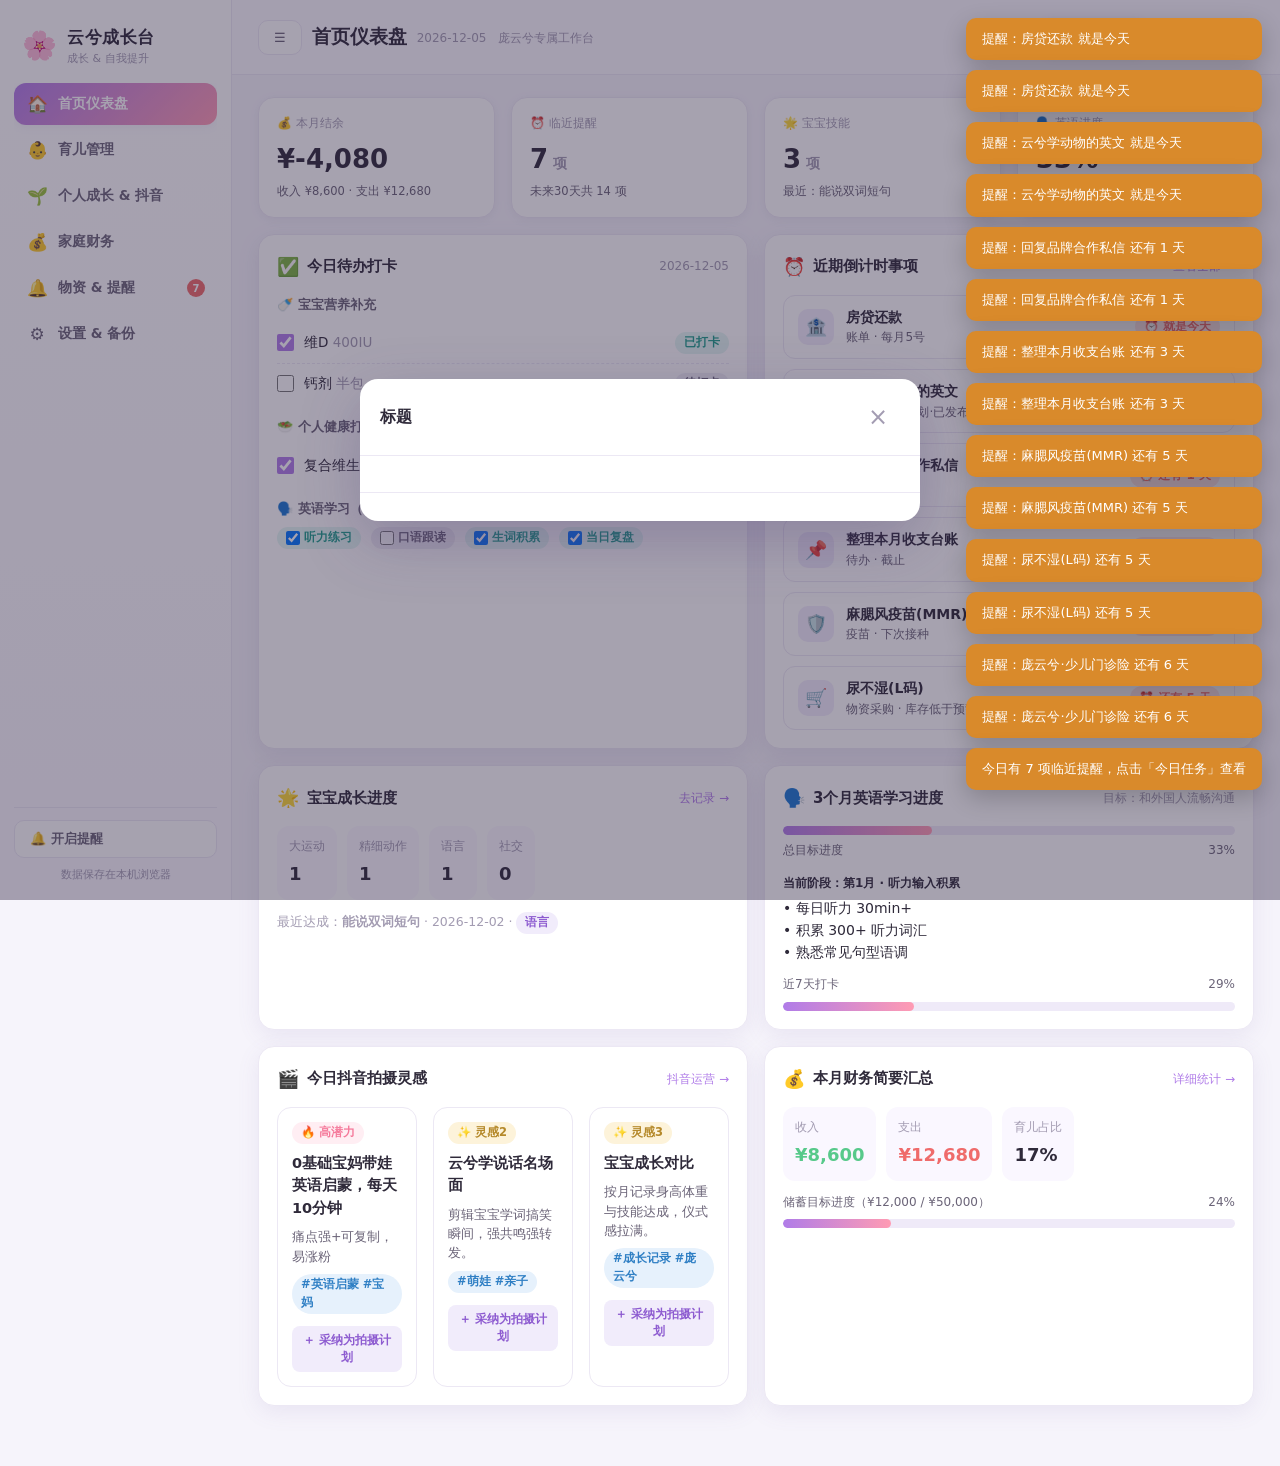
<file: index.html>
<!DOCTYPE html>
<html lang="zh-CN">
<head>
  <meta charset="UTF-8" />
  <meta name="viewport" content="width=device-width, initial-scale=1.0" />
  <title>云兮成长 & 自我提升综合管理台</title>
  <meta name="theme-color" content="#b07ce8" />
  <link rel="manifest" href="assets/manifest.webmanifest" />
  <link rel="apple-touch-icon" href="assets/icons/icon-192.png" />
  <link rel="stylesheet" href="assets/css/styles.css?v=2" />
  <link rel="icon" href="data:image/svg+xml,<svg xmlns='http://www.w3.org/2000/svg' viewBox='0 0 100 100'><text y='.9em' font-size='90'>🌸</text></svg>" />
</head>
<body>
  <div id="app">
    <!-- 侧边导航 -->
    <aside class="sidebar" id="sidebar">
      <div class="brand">
        <div class="brand-logo">🌸</div>
        <div class="brand-text">
          <div class="brand-title">云兮成长台</div>
          <div class="brand-sub">成长 & 自我提升</div>
        </div>
      </div>
      <nav class="nav" id="nav"></nav>
      <div class="sidebar-foot">
        <button class="btn-ghost" id="btn-notify" title="开启浏览器消息提醒">🔔 开启提醒</button>
        <div class="data-note">数据保存在本机浏览器</div>
      </div>
    </aside>
    <div class="sidebar-overlay" id="sidebar-overlay" hidden></div>

    <!-- 主区域 -->
    <main class="main">
      <header class="topbar">
        <div class="topbar-left">
          <button class="btn-ghost btn-menu" id="btn-menu" aria-label="菜单">☰</button>
          <h1 id="page-title">首页仪表盘</h1>
          <div class="topbar-date" id="topbar-date"></div>
        </div>
        <div class="topbar-right">
          <button class="btn-primary" id="btn-today-tasks">📋 今日任务</button>
          <button class="btn-ghost" id="btn-reset-demo" title="清空并写入演示数据">↺ 演示数据</button>
        </div>
      </header>
      <section class="content" id="content"></section>
    </main>
  </div>

  <!-- 弹窗容器 -->
  <div class="modal-mask" id="modal-mask" hidden>
    <div class="modal" id="modal">
      <div class="modal-head">
        <h3 id="modal-title">标题</h3>
        <button class="modal-close" id="modal-close">×</button>
      </div>
      <div class="modal-body" id="modal-body"></div>
      <div class="modal-foot" id="modal-foot"></div>
    </div>
  </div>

  <!-- Toast -->
  <div class="toast-wrap" id="toast-wrap"></div>

  <script src="assets/js/utils.js?v=2"></script>
  <script src="assets/js/store.js?v=2"></script>
  <script src="assets/js/schema.js?v=2"></script>
  <script src="assets/js/ui.js?v=2"></script>
  <script src="assets/js/dashboard.js?v=2"></script>
  <script src="assets/js/views.js?v=2"></script>
  <script src="assets/js/app.js?v=2"></script>
</body>
</html>
</file>
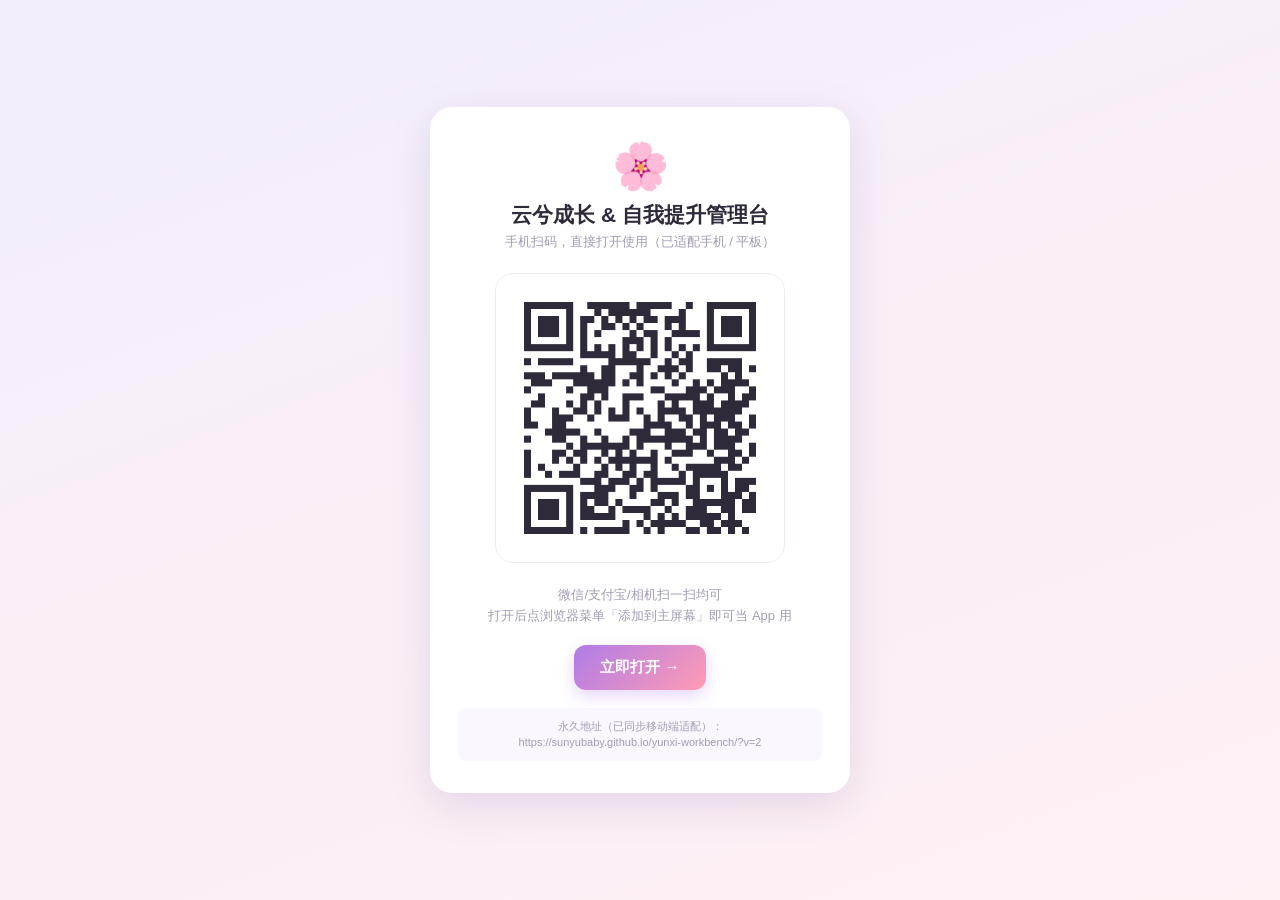
<file: qr.html>
<!DOCTYPE html>
<html lang="zh-CN">
<head>
<meta charset="UTF-8">
<meta name="viewport" content="width=device-width, initial-scale=1.0, user-scalable=yes">
<title>云兮工作台 · 手机扫码访问</title>
<style>
  :root{--p:#b07ce8;--a:#ff9bb3;--ink:#2f2a3a;--f:#a39cb2;}
  *{box-sizing:border-box;margin:0;padding:0;}
  body{font-family:-apple-system,"PingFang SC","Microsoft YaHei",sans-serif;background:linear-gradient(160deg,#f3eefb,#fff0f4);min-height:100vh;display:flex;align-items:center;justify-content:center;padding:24px;color:var(--ink);}
  .card{background:#fff;border-radius:22px;box-shadow:0 12px 40px rgba(120,95,170,.18);padding:32px 28px;max-width:420px;width:100%;text-align:center;}
  .logo{font-size:46px;margin-bottom:8px;}
  h1{font-size:21px;margin-bottom:4px;}
  .sub{font-size:13px;color:var(--f);margin-bottom:22px;}
  .qr-wrap{background:#fff;padding:14px;border-radius:18px;border:1px solid #efeaf8;display:inline-block;margin-bottom:18px;}
  .qr-wrap img{width:260px;height:260px;display:block;}
  .tip{font-size:13px;color:var(--f);margin-bottom:18px;line-height:1.6;}
  .btn{display:inline-block;background:linear-gradient(135deg,var(--p),var(--a));color:#fff;text-decoration:none;padding:13px 26px;border-radius:12px;font-weight:700;font-size:15px;box-shadow:0 6px 16px rgba(176,124,232,.3);}
  .url{margin-top:18px;font-size:11px;color:var(--f);word-break:break-all;line-height:1.5;background:#faf7ff;padding:10px;border-radius:8px;}
</style>
</head>
<body>
  <div class="card">
    <div class="logo">🌸</div>
    <h1>云兮成长 & 自我提升管理台</h1>
    <div class="sub">手机扫码，直接打开使用（已适配手机 / 平板）</div>
    <div class="qr-wrap"><img src="assets/qr-code.png" alt="二维码"/></div>
    <div class="tip">微信/支付宝/相机扫一扫均可<br/>打开后点浏览器菜单「添加到主屏幕」即可当 App 用</div>
    <a class="btn" href="https://sunyubaby.github.io/yunxi-workbench/?v=2">立即打开 →</a>
    <div class="url">永久地址（已同步移动端适配）：<br/>https://sunyubaby.github.io/yunxi-workbench/?v=2</div>
  </div>
</body>
</html>
</file>
<file: assets/css/styles.css>
:root {
  --bg: #f6f4fb;
  --bg-soft: #fbf9ff;
  --card: #ffffff;
  --ink: #2f2a3a;
  --ink-soft: #6b6478;
  --ink-faint: #a39cb2;
  --line: #ece8f4;
  --primary: #b07ce8;      /* 柔紫 */
  --primary-d: #8d5bd0;
  --accent: #ff9bb3;       /* 樱粉 */
  --accent-d: #f5799a;
  --mint: #5fd0c0;
  --sky: #6fb7f0;
  --gold: #f4c95d;
  --danger: #ef6b6b;
  --warn: #f0a24b;
  --ok: #57c98a;
  --radius: 16px;
  --radius-s: 10px;
  --shadow: 0 6px 22px rgba(120, 95, 170, 0.10);
  --shadow-s: 0 2px 10px rgba(120, 95, 170, 0.08);
}

* { box-sizing: border-box; margin: 0; padding: 0; }
html, body { height: 100%; }
body {
  font-family: -apple-system, "PingFang SC", "Microsoft YaHei", "Segoe UI", system-ui, sans-serif;
  background: var(--bg);
  color: var(--ink);
  font-size: 14px;
  line-height: 1.55;
  -webkit-font-smoothing: antialiased;
}
button { font-family: inherit; cursor: pointer; }
input, select, textarea { font-family: inherit; font-size: 14px; }

#app { display: flex; min-height: 100vh; }

/* ===== 侧边栏 ===== */
.sidebar {
  width: 232px; flex: 0 0 232px;
  background: linear-gradient(180deg, #fff 0%, #faf7ff 100%);
  border-right: 1px solid var(--line);
  display: flex; flex-direction: column;
  position: sticky; top: 0; height: 100vh;
  padding: 18px 14px;
}
.brand { display: flex; align-items: center; gap: 10px; padding: 6px 8px 16px; }
.brand-logo { font-size: 28px; }
.brand-title { font-weight: 800; font-size: 17px; letter-spacing: .5px; }
.brand-sub { font-size: 11px; color: var(--ink-faint); }
.nav { display: flex; flex-direction: column; gap: 4px; flex: 1; overflow-y: auto; }
.nav-item {
  display: flex; align-items: center; gap: 10px;
  padding: 11px 12px; border-radius: 12px;
  color: var(--ink-soft); font-weight: 600; font-size: 13.5px;
  border: none; background: transparent; text-align: left; width: 100%;
  transition: .15s;
}
.nav-item:hover { background: #f1ecfb; color: var(--ink); }
.nav-item.active { background: linear-gradient(135deg, var(--primary), var(--accent)); color: #fff; box-shadow: var(--shadow-s); }
.nav-item .nav-ico { font-size: 17px; width: 22px; text-align: center; }
.nav-item .nav-badge {
  margin-left: auto; background: var(--danger); color: #fff;
  font-size: 10px; font-weight: 700; border-radius: 999px; min-width: 18px;
  height: 18px; display: inline-flex; align-items: center; justify-content: center; padding: 0 5px;
}
.sidebar-foot { border-top: 1px solid var(--line); padding-top: 12px; display: flex; flex-direction: column; gap: 8px; }
.data-note { font-size: 10.5px; color: var(--ink-faint); text-align: center; }

/* ===== 主区 ===== */
.main { flex: 1; display: flex; flex-direction: column; min-width: 0; }
.topbar {
  display: flex; align-items: center; justify-content: space-between;
  padding: 18px 26px; background: var(--bg-soft);
  border-bottom: 1px solid var(--line); position: sticky; top: 0; z-index: 20;
}
.topbar-left { display:flex; align-items:center; gap:10px; min-width:0; }
.topbar-left h1 { font-size: 19px; font-weight: 800; white-space: nowrap; overflow: hidden; text-overflow: ellipsis; }
.topbar-date { font-size: 12px; color: var(--ink-faint); margin-top: 2px; }
.topbar-right { display: flex; gap: 10px; }
.content { padding: 22px 26px 60px; }

/* 汉堡按钮：桌面隐藏，移动端抽屉用 */
.btn-menu { display: none; font-size: 20px; padding: 8px 12px; }
/* 侧边抽屉遮罩 */
.sidebar-overlay { display: none; position: fixed; inset: 0; background: rgba(45,35,65,.45); z-index: 90; }

/* ===== 按钮 ===== */
.btn-primary, .btn-ghost, .btn-danger, .btn-soft {
  border: none; border-radius: 10px; padding: 9px 15px; font-weight: 700; font-size: 13px;
  display: inline-flex; align-items: center; gap: 6px; transition: .15s;
}
.btn-primary { background: linear-gradient(135deg, var(--primary), var(--accent)); color: #fff; box-shadow: var(--shadow-s); }
.btn-primary:hover { filter: brightness(1.05); }
.btn-ghost { background: #fff; color: var(--ink-soft); border: 1px solid var(--line); }
.btn-ghost:hover { background: #f4f0fb; color: var(--ink); }
.btn-danger { background: #fff0f0; color: var(--danger); }
.btn-danger:hover { background: #ffe2e2; }
.btn-soft { background: #f1ecfb; color: var(--primary-d); }
.btn-soft:hover { background: #e8e0f8; }
.btn-sm { padding: 6px 10px; font-size: 12px; border-radius: 8px; }

/* ===== 卡片 ===== */
.card {
  background: var(--card); border: 1px solid var(--line); border-radius: var(--radius);
  box-shadow: var(--shadow); padding: 18px;
}
.card-head { display: flex; align-items: center; justify-content: space-between; margin-bottom: 14px; }
.card-title { font-size: 15px; font-weight: 800; display: flex; align-items: center; gap: 8px; }
.card-title .ico { font-size: 18px; }
.card-sub { font-size: 12px; color: var(--ink-faint); }

/* 网格 */
.grid { display: grid; gap: 16px; }
.grid-2 { grid-template-columns: repeat(2, 1fr); }
.grid-3 { grid-template-columns: repeat(3, 1fr); }
.grid-4 { grid-template-columns: repeat(4, 1fr); }
/* 平板：3/4 列退化为 2 列 */
@media (max-width: 1080px){ .grid-3, .grid-4 { grid-template-columns: repeat(2, 1fr); } }

/* ===== 移动端 / 小平板：侧边栏抽屉化 + 单列布局 ===== */
@media (max-width: 760px){
  .btn-menu { display: inline-flex; }
  #app { display: block; }
  .main { min-width: 0; }
  .sidebar {
    position: fixed; top: 0; left: 0; height: 100%; width: 82%; max-width: 290px; flex: 0 0 auto;
    transform: translateX(-100%); transition: transform .28s ease; z-index: 95;
    box-shadow: 8px 0 34px rgba(80,60,120,.22);
  }
  .sidebar.open { transform: translateX(0); }
  .sidebar-overlay.show { display: block; }
  .nav-item { padding: 14px 12px; font-size: 15px; }
  .grid-2, .grid-3, .grid-4 { grid-template-columns: 1fr; }
  .form-grid { grid-template-columns: 1fr; gap: 12px; }
  .topbar { padding: 12px 14px; align-items: center; }
  .topbar-left h1 { font-size: 16px; max-width: 52vw; }
  .topbar-date { display: none; }
  .topbar-right .btn-primary, .topbar-right .btn-ghost { padding: 9px 12px; font-size: 12.5px; }
  .content { padding: 16px 14px 56px; }
  /* 触控目标 ≥44px */
  .btn-primary, .btn-ghost, .btn-danger, .btn-soft { min-height: 44px; }
  .nav-item, .subtab { min-height: 44px; }
  .subtab { padding: 9px 14px; }
  .modal { width: 100%; max-height: 94vh; border-radius: 16px; }
  .modal-foot { flex-wrap: wrap; }
  .modal-foot .btn-primary, .modal-foot .btn-ghost { flex: 1; justify-content: center; }
  .toast-wrap { left: 14px; right: 14px; top: 14px; }
  .toast { max-width: none; }
  /* KPI 行在窄屏换行并均分 */
  .kpi-row .stat, .kpi-row .mini-stat { flex: 1 1 calc(50% - 10px); }
}
/* 超窄屏：隐藏演示数据按钮，保留今日任务 */
@media (max-width: 520px){
  #btn-reset-demo { display: none; }
  .topbar-left h1 { max-width: 46vw; }
  .card { padding: 14px; }
}

/* 仪表盘概览统计块 */
.stat { background: var(--card); border:1px solid var(--line); border-radius: var(--radius); padding: 16px 18px; box-shadow: var(--shadow-s); }
.stat .stat-label { font-size: 12px; color: var(--ink-faint); display:flex; align-items:center; gap:6px; }
.stat .stat-value { font-size: 26px; font-weight: 800; margin-top: 6px; }
.stat .stat-foot { font-size: 11.5px; color: var(--ink-soft); margin-top: 4px; }

/* 进度条 */
.progress { height: 9px; background: #efeaf8; border-radius: 999px; overflow: hidden; margin-top: 8px; }
.progress > span { display: block; height: 100%; border-radius: 999px; background: linear-gradient(90deg, var(--primary), var(--accent)); transition: width .4s; }
.progress-label { display:flex; justify-content: space-between; font-size: 12px; color: var(--ink-soft); margin-top: 6px; }

/* 倒计时徽标 */
.cd { display:inline-flex; align-items:center; gap:4px; font-size: 12px; font-weight: 700; padding: 3px 9px; border-radius: 999px; }
.cd.soon { background:#ffe7e7; color: var(--danger); }
.cd.near { background:#fff0e0; color: var(--warn); }
.cd.ok { background:#e6f7ee; color: var(--ok); }
.cd.past { background:#eee; color: var(--ink-faint); }

/* 标签 chips */
.chip { display:inline-flex; align-items:center; gap:4px; font-size: 11.5px; padding: 2px 9px; border-radius: 999px; background:#f1ecfb; color: var(--primary-d); font-weight:600; }
.chip.pink { background:#ffeef3; color: var(--accent-d); }
.chip.mint { background:#e3f7f3; color:#1f9e8c; }
.chip.sky { background:#e6f1fc; color:#2f7fc4; }
.chip.gold { background:#fdf3da; color:#b5892a; }
.chip.gray { background:#f0eef5; color: var(--ink-soft); }

/* ===== 子标签 ===== */
.subtabs { display:flex; gap:8px; flex-wrap: wrap; margin-bottom: 18px; }
.subtab { border:1px solid var(--line); background:#fff; color: var(--ink-soft); border-radius: 999px; padding: 7px 14px; font-size: 13px; font-weight:600; }
.subtab.active { background: linear-gradient(135deg, var(--primary), var(--accent)); color:#fff; border-color: transparent; box-shadow: var(--shadow-s); }

/* ===== 表格 ===== */
.table-wrap { overflow-x: auto; border-radius: var(--radius-s); }
table.tbl { width: 100%; border-collapse: collapse; font-size: 13px; min-width: 640px; }
table.tbl th { text-align: left; padding: 11px 12px; background: #faf7ff; color: var(--ink-soft); font-weight: 700; border-bottom: 1px solid var(--line); white-space: nowrap; position: sticky; top:0; }
table.tbl td { padding: 11px 12px; border-bottom: 1px solid var(--line); vertical-align: top; color: var(--ink); }
table.tbl tr:hover td { background: #fcfbff; }
table.tbl .row-actions { display:flex; gap:6px; white-space: nowrap; }
.muted { color: var(--ink-faint); }
.empty { text-align:center; color: var(--ink-faint); padding: 36px 10px; font-size: 13px; }

/* 列表卡片（移动友好） */
.record-list { display:flex; flex-direction:column; gap:10px; }
.record {
  border:1px solid var(--line); border-radius: 12px; padding: 12px 14px; background:#fff;
  display:flex; flex-direction:column; gap:6px;
}
.record .record-top { display:flex; justify-content:space-between; align-items:center; gap:8px; }
.record .record-title { font-weight: 700; }
.record .record-meta { font-size: 12px; color: var(--ink-soft); display:flex; flex-wrap:wrap; gap:6px 12px; }
.record .row-actions { display:flex; gap:6px; }

/* ===== 表单 / 弹窗 ===== */
.modal-mask { position: fixed; inset: 0; background: rgba(45,35,65,.42); display:flex; align-items:center; justify-content:center; z-index: 100; padding: 18px; }
.modal { background:#fff; width: 560px; max-width: 100%; max-height: 90vh; border-radius: 18px; box-shadow: 0 20px 60px rgba(80,60,120,.3); display:flex; flex-direction:column; overflow:hidden; }
.modal-head { display:flex; justify-content:space-between; align-items:center; padding: 16px 20px; border-bottom:1px solid var(--line); }
.modal-head h3 { font-size: 16px; }
.modal-close { border:none; background:transparent; font-size: 24px; color: var(--ink-faint); line-height:1; }
.modal-body { padding: 18px 20px; overflow-y: auto; }
.modal-foot { padding: 14px 20px; border-top:1px solid var(--line); display:flex; justify-content:flex-end; gap:10px; }

.form-grid { display:grid; grid-template-columns: 1fr 1fr; gap: 14px; }
.form-field { display:flex; flex-direction:column; gap:6px; }
.form-field.full { grid-column: 1 / -1; }
.form-field label { font-size: 12.5px; font-weight: 700; color: var(--ink-soft); }
.form-field .req { color: var(--danger); }
.form-field input, .form-field select, .form-field textarea {
  border: 1px solid var(--line); border-radius: 10px; padding: 9px 11px; background:#fdfcff; color: var(--ink); outline: none; transition:.15s;
}
.form-field input:focus, .form-field select:focus, .form-field textarea:focus { border-color: var(--primary); box-shadow: 0 0 0 3px #efe7fb; }
.form-field textarea { resize: vertical; min-height: 70px; }
.check-row { display:flex; align-items:center; gap:8px; }
.check-row input { width: 18px; height: 18px; }

/* ===== 待办四象限 ===== */
.quad { display:grid; grid-template-columns: 1fr 1fr; gap: 14px; }
@media (max-width: 760px){ .quad { grid-template-columns: 1fr; } }
.quad-col { background:#fff; border:1px solid var(--line); border-radius: 14px; padding: 14px; min-height: 160px; }
.quad-col h4 { font-size: 13.5px; margin-bottom: 10px; display:flex; align-items:center; gap:8px; }
.quad-col.q1 { border-top: 3px solid var(--danger); }
.quad-col.q2 { border-top: 3px solid var(--primary); }
.quad-col.q3 { border-top: 3px solid var(--warn); }
.quad-col.q4 { border-top: 3px solid var(--ink-faint); }
.todo-item { display:flex; align-items:flex-start; gap:9px; padding: 8px 0; border-bottom: 1px dashed var(--line); }
.todo-item:last-child { border-bottom:none; }
.todo-item .tk { width: 17px; height: 17px; margin-top:2px; accent-color: var(--primary); }
.todo-item.done .todo-text { text-decoration: line-through; color: var(--ink-faint); }
.todo-text { flex:1; font-size: 13px; }
.todo-due { font-size: 11px; }

/* ===== 提醒中心 ===== */
.reminder-item { display:flex; align-items:center; gap: 12px; padding: 11px 14px; border:1px solid var(--line); border-radius: 12px; background:#fff; }
.reminder-item .ri-ico { width: 36px; height: 36px; border-radius: 10px; display:flex; align-items:center; justify-content:center; font-size: 18px; background:#f1ecfb; }
.reminder-item .ri-main { flex:1; }
.reminder-item .ri-title { font-weight: 700; }
.reminder-item .ri-sub { font-size: 12px; color: var(--ink-soft); }

/* 抖音灵感卡 */
.idea-card { border:1px solid var(--line); border-radius: 14px; padding: 14px; background:#fff; display:flex; flex-direction:column; gap:8px; }
.idea-card .idea-tag { align-self:flex-start; }
.idea-card .idea-title { font-weight: 800; font-size: 14.5px; }
.idea-card .idea-desc { font-size: 12.5px; color: var(--ink-soft); }
.idea-card .idea-foot { display:flex; gap:6px; flex-wrap:wrap; }
.idea-card .idea-actions { display:flex; gap:8px; margin-top: 4px; }

/* 统计小柱 */
.mini-stat { display:flex; flex-direction:column; gap:4px; padding: 12px; border-radius: 12px; background:#faf7ff; }
.mini-stat .ms-label { font-size: 11.5px; color: var(--ink-faint); }
.mini-stat .ms-value { font-size: 18px; font-weight: 800; }

/* Toast */
.toast-wrap { position: fixed; top: 18px; right: 18px; display:flex; flex-direction:column; gap: 10px; z-index: 200; }
.toast { background: #2f2a3a; color:#fff; padding: 11px 16px; border-radius: 10px; font-size: 13px; box-shadow: 0 8px 24px rgba(0,0,0,.2); animation: slideIn .25s ease; max-width: 320px; }
.toast.ok { background:#2f9e6b; }
.toast.warn { background:#d98a2b; }
.toast.err { background:#d64b4b; }
@keyframes slideIn { from { opacity:0; transform: translateX(20px);} to {opacity:1; transform:none;} }

/* 今日任务面板 */
.today-panel { display:flex; flex-direction:column; gap: 14px; }
.today-group h4 { font-size: 13px; color: var(--ink-soft); margin-bottom: 8px; display:flex; align-items:center; gap:6px; }
.today-task { display:flex; align-items:center; gap: 10px; padding: 9px 0; border-bottom: 1px dashed var(--line); }
.today-task:last-child{ border-bottom:none; }
.today-task .tk { width: 17px; height: 17px; accent-color: var(--primary); }
.today-task .tt-text { flex:1; font-size: 13.5px; }

.section-desc { font-size: 12.5px; color: var(--ink-faint); margin-bottom: 14px; }
.kpi-row { display:flex; gap: 10px; flex-wrap: wrap; }
</file>
